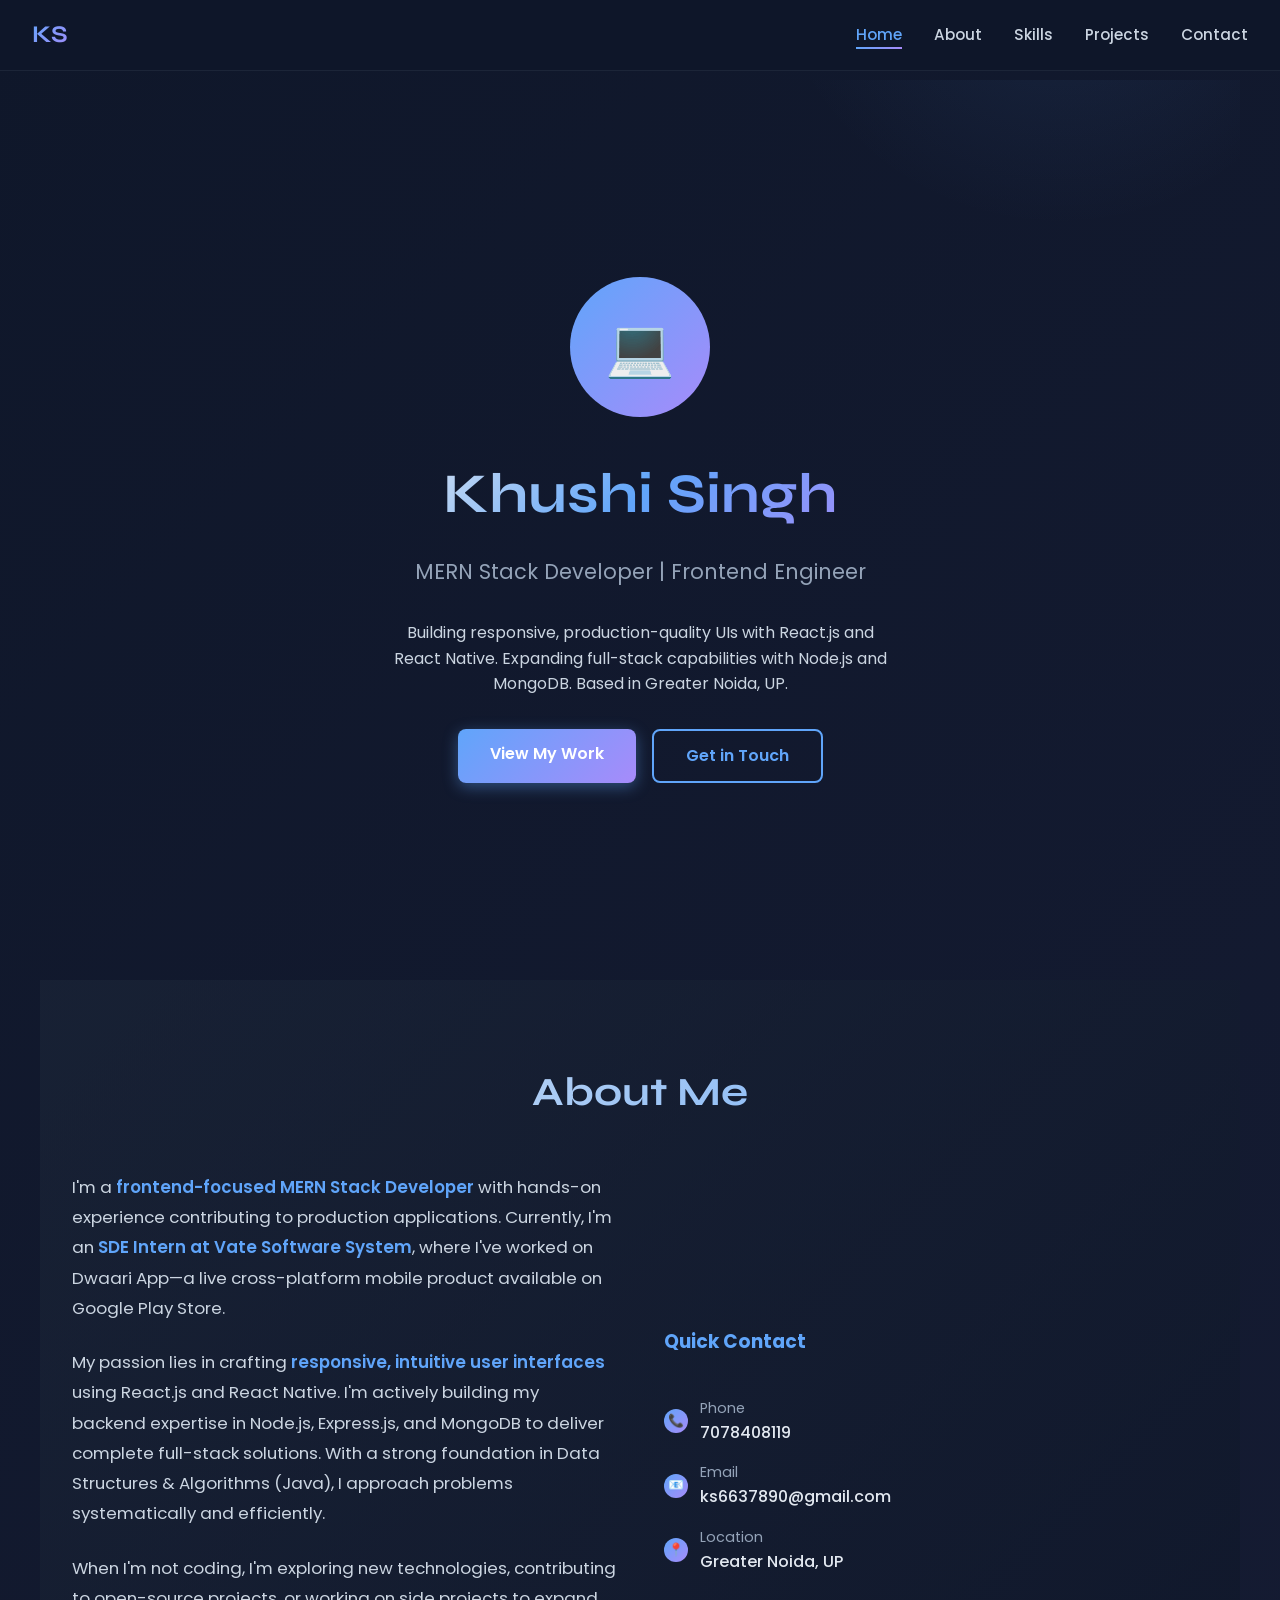
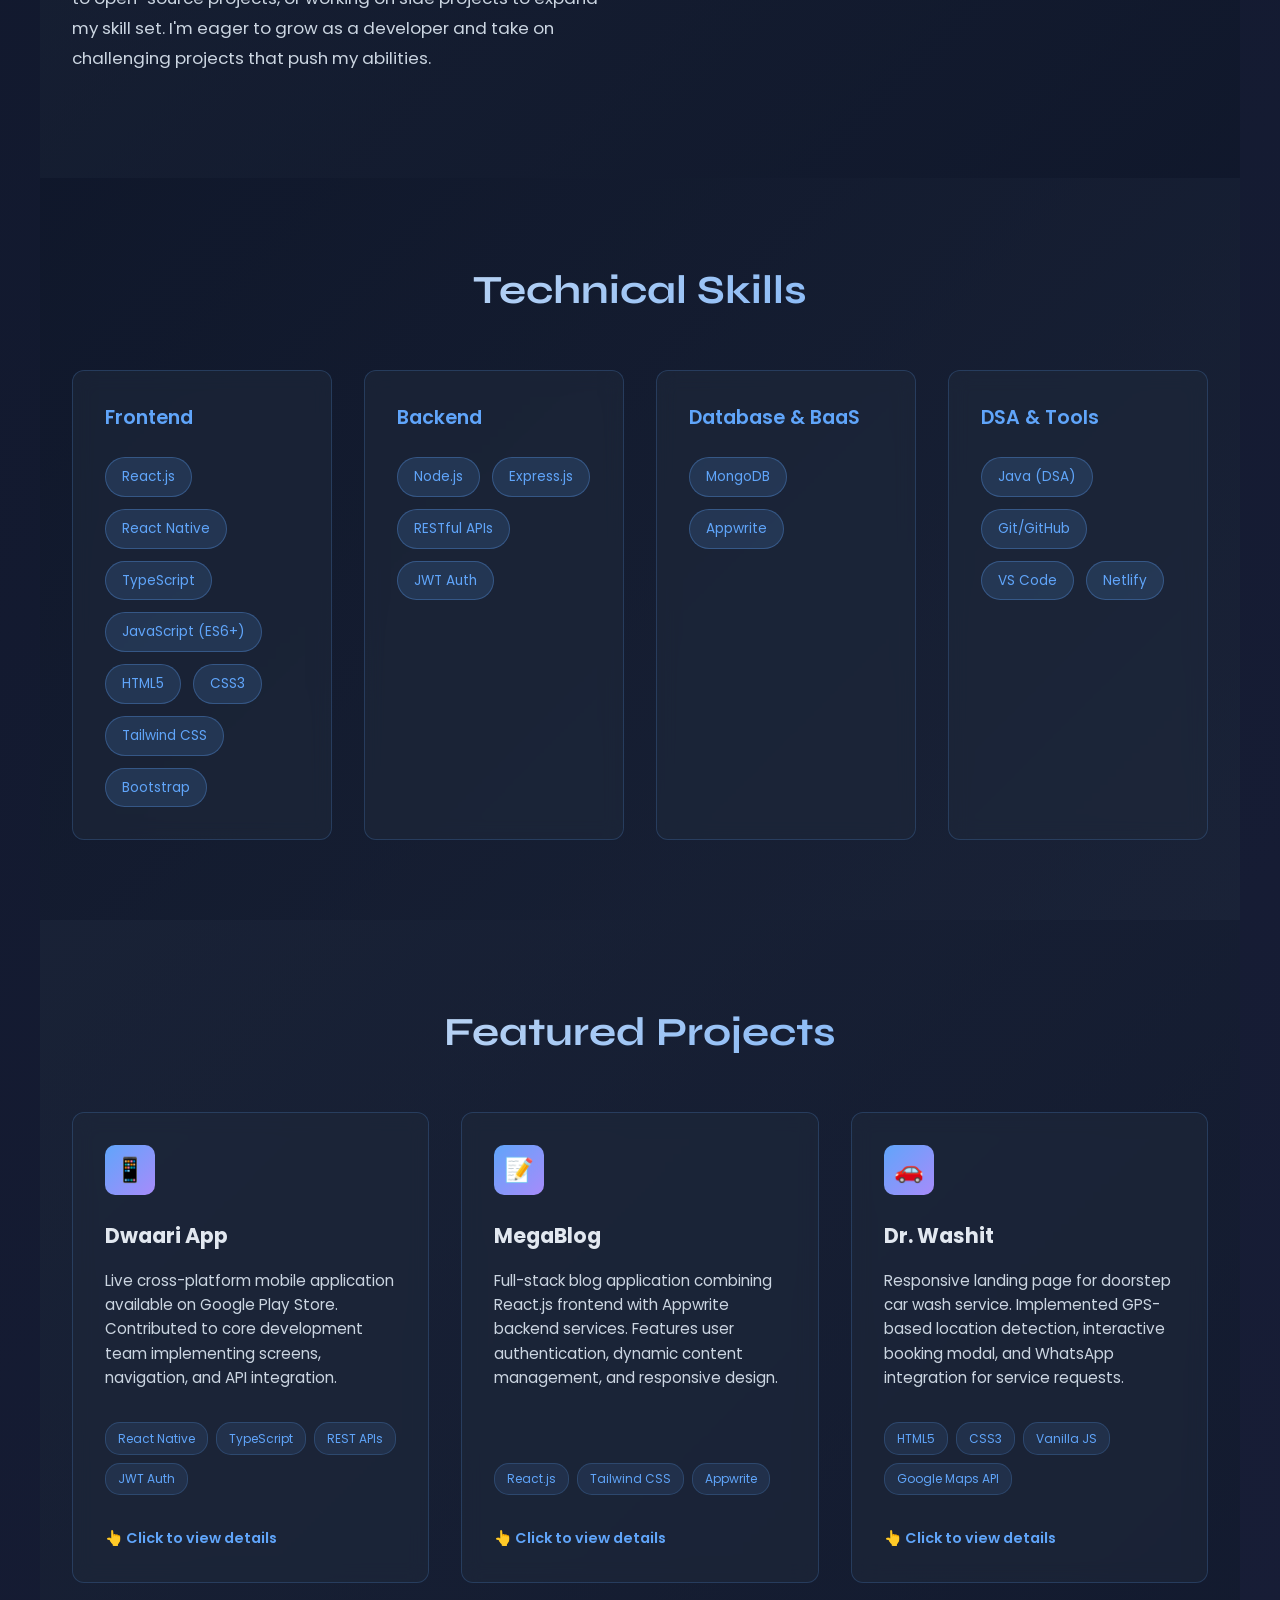
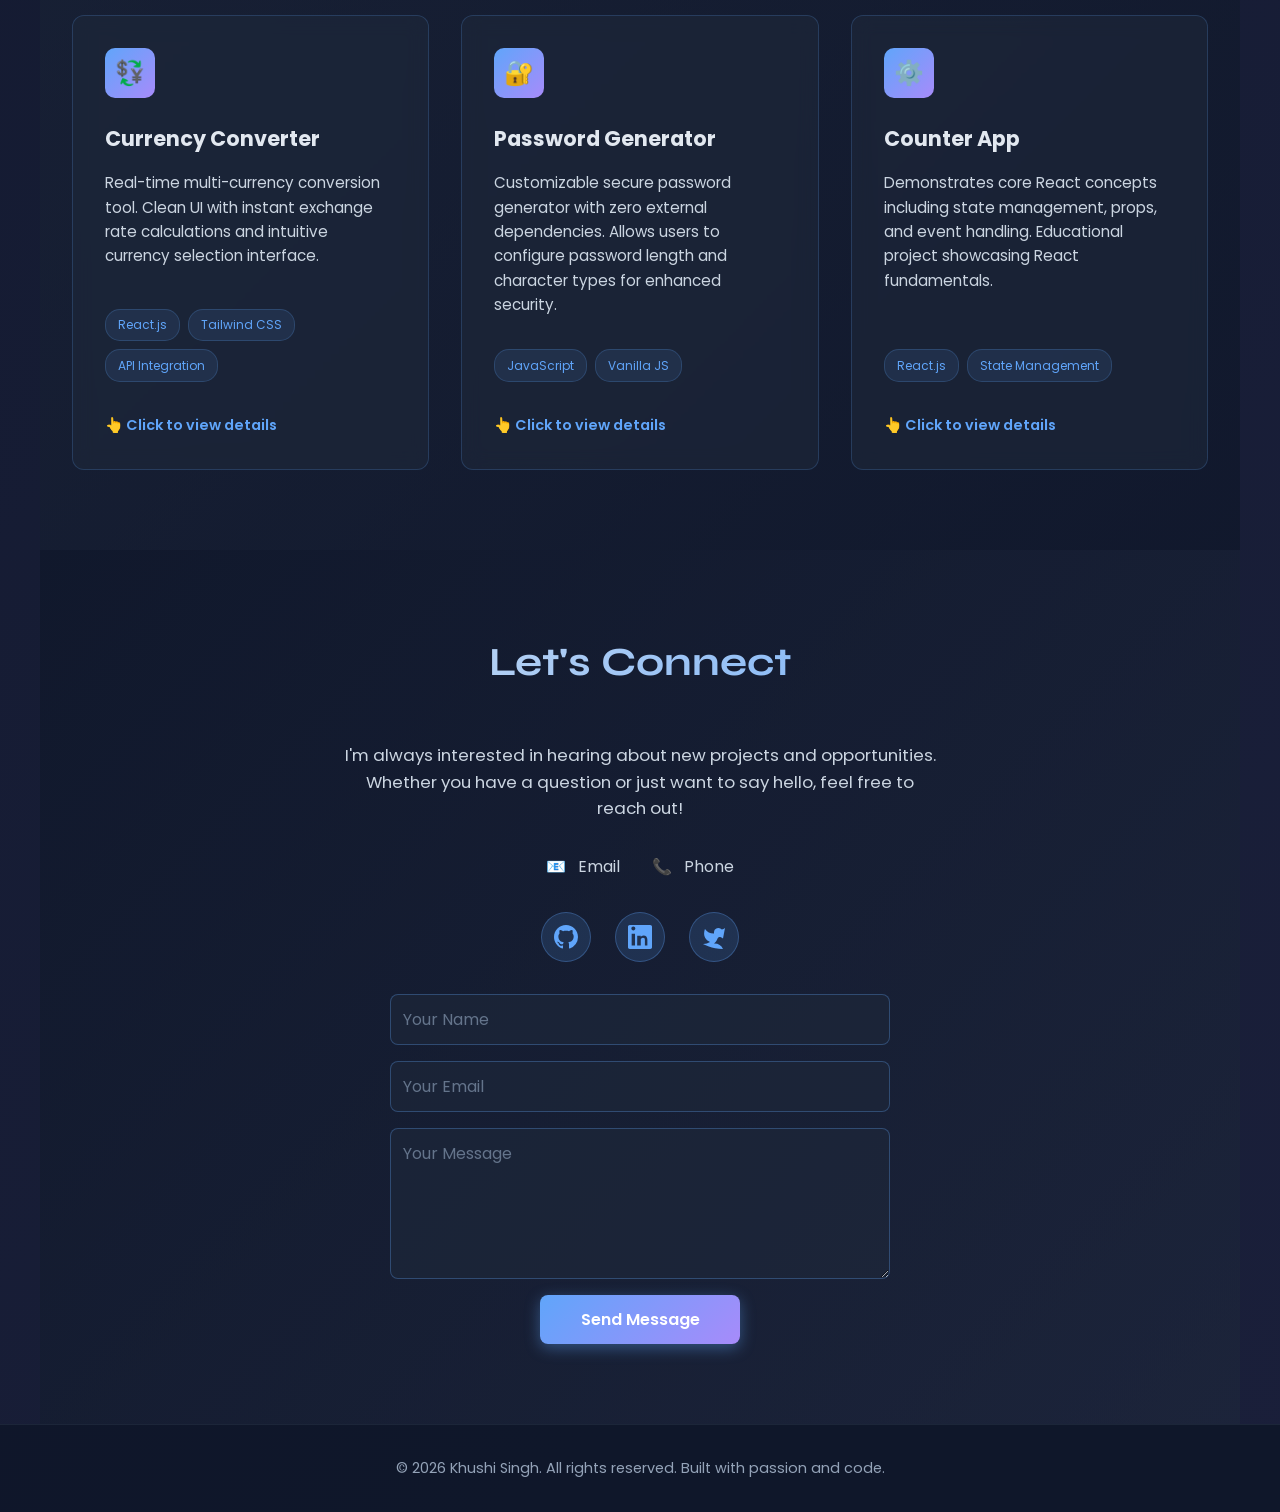
<file: webDev-l2-portfolio/index.html>
<!DOCTYPE html>
<html lang="en">
<head>
    <meta charset="UTF-8">
    <meta name="viewport" content="width=device-width, initial-scale=1.0">
    <title>Khushi Singh - MERN Stack Developer</title>
    <link href="https://fonts.googleapis.com/css2?family=Poppins:wght@300;400;600;700&family=Syne:wght@700&display=swap" rel="stylesheet">
    <style>
        * {
            margin: 0;
            padding: 0;
            box-sizing: border-box;
        }

        html {
            scroll-behavior: smooth;
        }

        body {
            font-family: 'Poppins', sans-serif;
            background: linear-gradient(135deg, #0f172a 0%, #1a1f3a 100%);
            color: #e2e8f0;
            line-height: 1.6;
            overflow-x: hidden;
        }

        /* Navigation */
        nav {
            position: fixed;
            top: 0;
            width: 100%;
            background: rgba(15, 23, 42, 0.95);
            backdrop-filter: blur(10px);
            padding: 1rem 2rem;
            display: flex;
            justify-content: space-between;
            align-items: center;
            z-index: 1000;
            border-bottom: 1px solid rgba(148, 163, 184, 0.1);
        }

        .logo {
            font-family: 'Syne', sans-serif;
            font-size: 1.5rem;
            font-weight: 700;
            background: linear-gradient(135deg, #60a5fa, #a78bfa);
            -webkit-background-clip: text;
            -webkit-text-fill-color: transparent;
            background-clip: text;
        }

        nav ul {
            display: flex;
            list-style: none;
            gap: 2rem;
        }

        nav a {
            color: #cbd5e1;
            text-decoration: none;
            font-size: 0.95rem;
            font-weight: 500;
            transition: color 0.3s ease;
            position: relative;
        }

        nav a:hover,
        nav a.active {
            color: #60a5fa;
        }

        nav a::after {
            content: '';
            position: absolute;
            bottom: -4px;
            left: 0;
            width: 0;
            height: 2px;
            background: linear-gradient(90deg, #60a5fa, #a78bfa);
            transition: width 0.3s ease;
        }

        nav a:hover::after,
        nav a.active::after {
            width: 100%;
        }

        /* Hero Section */
        .hero {
            margin-top: 80px;
            min-height: 100vh;
            display: flex;
            align-items: center;
            justify-content: center;
            text-align: center;
            padding: 2rem;
            position: relative;
            overflow: hidden;
        }

        .hero::before {
            content: '';
            position: absolute;
            top: -50%;
            right: -10%;
            width: 600px;
            height: 600px;
            background: radial-gradient(circle, rgba(96, 165, 250, 0.1) 0%, transparent 70%);
            border-radius: 50%;
            animation: float 6s ease-in-out infinite;
        }

        @keyframes float {
            0%, 100% { transform: translateY(0px); }
            50% { transform: translateY(30px); }
        }

        .hero-content {
            position: relative;
            z-index: 10;
            max-width: 800px;
        }

        .avatar {
            width: 140px;
            height: 140px;
            margin: 0 auto 2rem;
            background: linear-gradient(135deg, #60a5fa, #a78bfa);
            border-radius: 50%;
            display: flex;
            align-items: center;
            justify-content: center;
            font-size: 3.5rem;
            animation: slideInDown 0.8s ease;
        }

        @keyframes slideInDown {
            from {
                opacity: 0;
                transform: translateY(-30px);
            }
            to {
                opacity: 1;
                transform: translateY(0);
            }
        }

        h1 {
            font-family: 'Syne', sans-serif;
            font-size: 3.5rem;
            font-weight: 700;
            margin-bottom: 1rem;
            background: linear-gradient(135deg, #e2e8f0 0%, #60a5fa 50%, #a78bfa 100%);
            -webkit-background-clip: text;
            -webkit-text-fill-color: transparent;
            background-clip: text;
            animation: slideInUp 0.8s ease 0.1s both;
        }

        @keyframes slideInUp {
            from {
                opacity: 0;
                transform: translateY(30px);
            }
            to {
                opacity: 1;
                transform: translateY(0);
            }
        }

        .subtitle {
            font-size: 1.3rem;
            color: #94a3b8;
            margin-bottom: 2rem;
            animation: slideInUp 0.8s ease 0.2s both;
        }

        .hero-desc {
            font-size: 1rem;
            color: #cbd5e1;
            max-width: 500px;
            margin: 0 auto 2rem;
            animation: slideInUp 0.8s ease 0.3s both;
        }

        .cta-buttons {
            display: flex;
            gap: 1rem;
            justify-content: center;
            flex-wrap: wrap;
            animation: slideInUp 0.8s ease 0.4s both;
        }

        .btn {
            padding: 0.75rem 2rem;
            border: none;
            border-radius: 8px;
            font-size: 1rem;
            font-weight: 600;
            cursor: pointer;
            transition: all 0.3s ease;
            font-family: 'Poppins', sans-serif;
            text-decoration: none;
            display: inline-block;
        }

        .btn-primary {
            background: linear-gradient(135deg, #60a5fa, #a78bfa);
            color: white;
            box-shadow: 0 4px 15px rgba(96, 165, 250, 0.4);
        }

        .btn-primary:hover {
            transform: translateY(-2px);
            box-shadow: 0 8px 25px rgba(96, 165, 250, 0.6);
        }

        .btn-secondary {
            background: transparent;
            color: #60a5fa;
            border: 2px solid #60a5fa;
        }

        .btn-secondary:hover {
            background: rgba(96, 165, 250, 0.1);
            transform: translateY(-2px);
        }

        /* Sections */
        section {
            padding: 5rem 2rem;
            max-width: 1200px;
            margin: 0 auto;
        }

        section h2 {
            font-family: 'Syne', sans-serif;
            font-size: 2.5rem;
            margin-bottom: 3rem;
            background: linear-gradient(135deg, #e2e8f0 0%, #60a5fa 100%);
            -webkit-background-clip: text;
            -webkit-text-fill-color: transparent;
            background-clip: text;
            text-align: center;
        }

        /* About Section */
        #about {
            background: linear-gradient(135deg, rgba(30, 41, 59, 0.5) 0%, rgba(15, 23, 42, 0.8) 100%);
        }

        .about-content {
            display: grid;
            grid-template-columns: 1fr 1fr;
            gap: 3rem;
            align-items: center;
        }

        .about-text p {
            font-size: 1.05rem;
            color: #cbd5e1;
            margin-bottom: 1.5rem;
            line-height: 1.8;
        }

        .highlight {
            color: #60a5fa;
            font-weight: 600;
        }

        .contact-info {
            display: flex;
            flex-direction: column;
            gap: 1rem;
            margin-top: 2rem;
        }

        .info-item {
            display: flex;
            align-items: center;
            gap: 0.75rem;
            color: #cbd5e1;
        }

        .info-icon {
            width: 24px;
            height: 24px;
            background: linear-gradient(135deg, #60a5fa, #a78bfa);
            border-radius: 50%;
            display: flex;
            align-items: center;
            justify-content: center;
            font-size: 0.8rem;
            color: white;
        }

        /* Skills Section */
        #skills {
            background: linear-gradient(135deg, rgba(15, 23, 42, 0.8) 0%, rgba(30, 41, 59, 0.5) 100%);
        }

        .skills-grid {
            display: grid;
            grid-template-columns: repeat(auto-fit, minmax(200px, 1fr));
            gap: 2rem;
        }

        .skill-category {
            background: rgba(30, 41, 59, 0.6);
            padding: 2rem;
            border-radius: 12px;
            border: 1px solid rgba(96, 165, 250, 0.2);
            backdrop-filter: blur(10px);
            transition: all 0.3s ease;
        }

        .skill-category:hover {
            background: rgba(30, 41, 59, 0.9);
            border-color: rgba(96, 165, 250, 0.5);
            transform: translateY(-5px);
        }

        .skill-category h3 {
            color: #60a5fa;
            font-size: 1.2rem;
            margin-bottom: 1.5rem;
            font-weight: 600;
            cursor: pointer;
            transition: color 0.3s ease;
        }

        .skill-category h3:hover {
            color: #a78bfa;
        }

        .skills-list {
            display: flex;
            flex-wrap: wrap;
            gap: 0.75rem;
        }

        .skill-tag {
            background: rgba(96, 165, 250, 0.15);
            color: #60a5fa;
            padding: 0.5rem 1rem;
            border-radius: 20px;
            font-size: 0.85rem;
            border: 1px solid rgba(96, 165, 250, 0.3);
            transition: all 0.3s ease;
        }

        .skill-tag:hover {
            background: rgba(96, 165, 250, 0.3);
            border-color: rgba(96, 165, 250, 0.6);
        }

        /* Projects Section */
        #projects {
            background: linear-gradient(135deg, rgba(30, 41, 59, 0.5) 0%, rgba(15, 23, 42, 0.8) 100%);
        }

        .projects-grid {
            display: grid;
            grid-template-columns: repeat(auto-fit, minmax(300px, 1fr));
            gap: 2rem;
        }

        .project-card {
            background: rgba(30, 41, 59, 0.6);
            border: 1px solid rgba(96, 165, 250, 0.2);
            border-radius: 12px;
            padding: 2rem;
            backdrop-filter: blur(10px);
            transition: all 0.3s ease;
            display: flex;
            flex-direction: column;
            gap: 1rem;
            cursor: pointer;
        }

        .project-card:hover {
            background: rgba(30, 41, 59, 0.9);
            border-color: rgba(96, 165, 250, 0.5);
            transform: translateY(-8px);
            box-shadow: 0 20px 40px rgba(96, 165, 250, 0.2);
        }

        .project-icon {
            width: 50px;
            height: 50px;
            background: linear-gradient(135deg, #60a5fa, #a78bfa);
            border-radius: 10px;
            display: flex;
            align-items: center;
            justify-content: center;
            font-size: 1.5rem;
        }

        .project-card h3 {
            color: #e2e8f0;
            font-size: 1.3rem;
            margin-top: 0.5rem;
        }

        .project-desc {
            color: #cbd5e1;
            font-size: 0.95rem;
            flex-grow: 1;
        }

        .project-tech {
            display: flex;
            flex-wrap: wrap;
            gap: 0.5rem;
            margin-top: 1rem;
        }

        .tech-badge {
            background: rgba(96, 165, 250, 0.1);
            color: #60a5fa;
            padding: 0.35rem 0.75rem;
            border-radius: 15px;
            font-size: 0.75rem;
            border: 1px solid rgba(96, 165, 250, 0.2);
        }

        .project-links {
            display: flex;
            gap: 1rem;
            margin-top: 1rem;
        }

        .project-link {
            color: #60a5fa;
            text-decoration: none;
            font-size: 0.9rem;
            font-weight: 600;
            padding: 0.5rem 0;
            border-bottom: 2px solid transparent;
            transition: border-color 0.3s ease;
        }

        .project-link:hover {
            border-bottom-color: #60a5fa;
        }

        /* Contact Section */
        #contact {
            background: linear-gradient(135deg, rgba(15, 23, 42, 0.8) 0%, rgba(30, 41, 59, 0.5) 100%);
            text-align: center;
        }

        .contact-container {
            max-width: 600px;
            margin: 0 auto;
        }

        .contact-container p {
            font-size: 1.05rem;
            color: #cbd5e1;
            margin-bottom: 2rem;
        }

        .contact-methods {
            display: flex;
            justify-content: center;
            gap: 2rem;
            flex-wrap: wrap;
            margin-bottom: 2rem;
        }

        .contact-method {
            display: flex;
            align-items: center;
            gap: 0.75rem;
            color: #cbd5e1;
            text-decoration: none;
            transition: color 0.3s ease;
        }

        .contact-method:hover {
            color: #60a5fa;
        }

        .social-links {
            display: flex;
            justify-content: center;
            gap: 1.5rem;
            margin-top: 2rem;
        }

        .social-icon {
            width: 50px;
            height: 50px;
            background: rgba(96, 165, 250, 0.15);
            border: 1px solid rgba(96, 165, 250, 0.3);
            border-radius: 50%;
            display: flex;
            align-items: center;
            justify-content: center;
            color: #60a5fa;
            text-decoration: none;
            font-size: 1.3rem;
            transition: all 0.3s ease;
        }

        .social-icon:hover {
            background: rgba(96, 165, 250, 0.3);
            transform: translateY(-3px);
        }

        /* Form Styles */
        form input,
        form textarea {
            padding: 0.75rem !important;
            border: 1px solid rgba(96, 165, 250, 0.3) !important;
            background: rgba(30, 41, 59, 0.6) !important;
            color: #e2e8f0 !important;
            border-radius: 8px !important;
            font-family: 'Poppins', sans-serif !important;
            font-size: 1rem !important;
            transition: all 0.3s ease !important;
        }

        form input::placeholder,
        form textarea::placeholder {
            color: #64748b !important;
        }

        form input:focus,
        form textarea:focus {
            outline: none !important;
            border-color: rgba(96, 165, 250, 0.6) !important;
            box-shadow: 0 0 0 3px rgba(96, 165, 250, 0.1) !important;
            background: rgba(30, 41, 59, 0.8) !important;
        }

        form button {
            font-size: 1rem !important;
        }

        #formMessage {
            padding: 1rem !important;
            border-radius: 8px !important;
            text-align: center !important;
            font-weight: 600 !important;
        }

        /* Footer */
        footer {
            text-align: center;
            padding: 2rem;
            background: rgba(15, 23, 42, 0.95);
            border-top: 1px solid rgba(148, 163, 184, 0.1);
            color: #94a3b8;
            font-size: 0.9rem;
        }

        /* Responsive */
        @media (max-width: 768px) {
            nav {
                padding: 1rem;
            }

            nav ul {
                gap: 1rem;
                font-size: 0.85rem;
            }

            h1 {
                font-size: 2.2rem;
            }

            .subtitle {
                font-size: 1.1rem;
            }

            .hero {
                margin-top: 70px;
                min-height: calc(100vh - 70px);
            }

            section {
                padding: 3rem 1.5rem;
            }

            section h2 {
                font-size: 2rem;
            }

            .about-content {
                grid-template-columns: 1fr;
            }

            .cta-buttons {
                flex-direction: column;
                align-items: center;
            }

            .btn {
                width: 100%;
                max-width: 300px;
            }

            .skills-grid {
                grid-template-columns: repeat(auto-fit, minmax(150px, 1fr));
                gap: 1rem;
            }

            .projects-grid {
                grid-template-columns: 1fr;
            }
        }

        /* Scrollbar */
        ::-webkit-scrollbar {
            width: 10px;
        }

        ::-webkit-scrollbar-track {
            background: rgba(15, 23, 42, 0.8);
        }

        ::-webkit-scrollbar-thumb {
            background: linear-gradient(135deg, #60a5fa, #a78bfa);
            border-radius: 5px;
        }

        ::-webkit-scrollbar-thumb:hover {
            background: linear-gradient(135deg, #a78bfa, #60a5fa);
        }
    </style>
</head>
<body>
    <!-- Navigation -->
    <nav>
        <div class="logo">KS</div>
        <ul>
            <li><a href="#home" class="nav-link active">Home</a></li>
            <li><a href="#about" class="nav-link">About</a></li>
            <li><a href="#skills" class="nav-link">Skills</a></li>
            <li><a href="#projects" class="nav-link">Projects</a></li>
            <li><a href="#contact" class="nav-link">Contact</a></li>
        </ul>
    </nav>

    <!-- Hero Section -->
    <section id="home" class="hero">
        <div class="hero-content">
            <div class="avatar">💻</div>
            <h1>Khushi Singh</h1>
            <p class="subtitle">MERN Stack Developer | Frontend Engineer</p>
            <p class="hero-desc">Building responsive, production-quality UIs with React.js and React Native. Expanding full-stack capabilities with Node.js and MongoDB. Based in Greater Noida, UP.</p>
            <div class="cta-buttons">
                <a href="#projects" class="btn btn-primary">View My Work</a>
                <a href="#contact" class="btn btn-secondary">Get in Touch</a>
            </div>
        </div>
    </section>

    <!-- About Section -->
    <section id="about">
        <h2>About Me</h2>
        <div class="about-content">
            <div class="about-text">
                <p>I'm a <span class="highlight">frontend-focused MERN Stack Developer</span> with hands-on experience contributing to production applications. Currently, I'm an <span class="highlight">SDE Intern at Vate Software System</span>, where I've worked on Dwaari App—a live cross-platform mobile product available on Google Play Store.</p>
                <p>My passion lies in crafting <span class="highlight">responsive, intuitive user interfaces</span> using React.js and React Native. I'm actively building my backend expertise in Node.js, Express.js, and MongoDB to deliver complete full-stack solutions. With a strong foundation in Data Structures & Algorithms (Java), I approach problems systematically and efficiently.</p>
                <p>When I'm not coding, I'm exploring new technologies, contributing to open-source projects, or working on side projects to expand my skill set. I'm eager to grow as a developer and take on challenging projects that push my abilities.</p>
            </div>
            <div class="contact-info">
                <h3 style="color: #60a5fa; margin-bottom: 1.5rem;">Quick Contact</h3>
                <div class="info-item">
                    <div class="info-icon">📞</div>
                    <div>
                        <p style="font-size: 0.9rem; color: #94a3b8;">Phone</p>
                        <a href="tel:7078408119" style="color: #e2e8f0; text-decoration: none; font-weight: 500;">7078408119</a>
                    </div>
                </div>
                <div class="info-item">
                    <div class="info-icon">📧</div>
                    <div>
                        <p style="font-size: 0.9rem; color: #94a3b8;">Email</p>
                        <a href="mailto:ks6637890@gmail.com" style="color: #e2e8f0; text-decoration: none; font-weight: 500;">ks6637890@gmail.com</a>
                    </div>
                </div>
                <div class="info-item">
                    <div class="info-icon">📍</div>
                    <div>
                        <p style="font-size: 0.9rem; color: #94a3b8;">Location</p>
                        <p style="color: #e2e8f0; font-weight: 500;">Greater Noida, UP</p>
                    </div>
                </div>
            </div>
        </div>
    </section>

    <!-- Skills Section -->
    <section id="skills">
        <h2>Technical Skills</h2>
        <div class="skills-grid">
            <div class="skill-category">
                <h3>Frontend</h3>
                <div class="skills-list">
                    <span class="skill-tag">React.js</span>
                    <span class="skill-tag">React Native</span>
                    <span class="skill-tag">TypeScript</span>
                    <span class="skill-tag">JavaScript (ES6+)</span>
                    <span class="skill-tag">HTML5</span>
                    <span class="skill-tag">CSS3</span>
                    <span class="skill-tag">Tailwind CSS</span>
                    <span class="skill-tag">Bootstrap</span>
                </div>
            </div>
            <div class="skill-category">
                <h3>Backend</h3>
                <div class="skills-list">
                    <span class="skill-tag">Node.js</span>
                    <span class="skill-tag">Express.js</span>
                    <span class="skill-tag">RESTful APIs</span>
                    <span class="skill-tag">JWT Auth</span>
                </div>
            </div>
            <div class="skill-category">
                <h3>Database & BaaS</h3>
                <div class="skills-list">
                    <span class="skill-tag">MongoDB</span>
                    <span class="skill-tag">Appwrite</span>
                </div>
            </div>
            <div class="skill-category">
                <h3>DSA & Tools</h3>
                <div class="skills-list">
                    <span class="skill-tag">Java (DSA)</span>
                    <span class="skill-tag">Git/GitHub</span>
                    <span class="skill-tag">VS Code</span>
                    <span class="skill-tag">Netlify</span>
                </div>
            </div>
        </div>
    </section>

    <!-- Projects Section -->
    <section id="projects">
        <h2>Featured Projects</h2>
        <div class="projects-grid">
            <div class="project-card">
                <div class="project-icon">📱</div>
                <h3>Dwaari App</h3>
                <p class="project-desc">Live cross-platform mobile application available on Google Play Store. Contributed to core development team implementing screens, navigation, and API integration.</p>
                <div class="project-tech">
                    <span class="tech-badge">React Native</span>
                    <span class="tech-badge">TypeScript</span>
                    <span class="tech-badge">REST APIs</span>
                    <span class="tech-badge">JWT Auth</span>
                </div>
                <p style="color: #60a5fa; font-size: 0.9rem; margin-top: 1rem; font-weight: 600;">👆 Click to view details</p>
            </div>

            <div class="project-card">
                <div class="project-icon">📝</div>
                <h3>MegaBlog</h3>
                <p class="project-desc">Full-stack blog application combining React.js frontend with Appwrite backend services. Features user authentication, dynamic content management, and responsive design.</p>
                <div class="project-tech">
                    <span class="tech-badge">React.js</span>
                    <span class="tech-badge">Tailwind CSS</span>
                    <span class="tech-badge">Appwrite</span>
                </div>
                <p style="color: #60a5fa; font-size: 0.9rem; margin-top: 1rem; font-weight: 600;">👆 Click to view details</p>
            </div>

            <div class="project-card">
                <div class="project-icon">🚗</div>
                <h3>Dr. Washit</h3>
                <p class="project-desc">Responsive landing page for doorstep car wash service. Implemented GPS-based location detection, interactive booking modal, and WhatsApp integration for service requests.</p>
                <div class="project-tech">
                    <span class="tech-badge">HTML5</span>
                    <span class="tech-badge">CSS3</span>
                    <span class="tech-badge">Vanilla JS</span>
                    <span class="tech-badge">Google Maps API</span>
                </div>
                <p style="color: #60a5fa; font-size: 0.9rem; margin-top: 1rem; font-weight: 600;">👆 Click to view details</p>
            </div>

            <div class="project-card">
                <div class="project-icon">💱</div>
                <h3>Currency Converter</h3>
                <p class="project-desc">Real-time multi-currency conversion tool. Clean UI with instant exchange rate calculations and intuitive currency selection interface.</p>
                <div class="project-tech">
                    <span class="tech-badge">React.js</span>
                    <span class="tech-badge">Tailwind CSS</span>
                    <span class="tech-badge">API Integration</span>
                </div>
                <p style="color: #60a5fa; font-size: 0.9rem; margin-top: 1rem; font-weight: 600;">👆 Click to view details</p>
            </div>

            <div class="project-card">
                <div class="project-icon">🔐</div>
                <h3>Password Generator</h3>
                <p class="project-desc">Customizable secure password generator with zero external dependencies. Allows users to configure password length and character types for enhanced security.</p>
                <div class="project-tech">
                    <span class="tech-badge">JavaScript</span>
                    <span class="tech-badge">Vanilla JS</span>
                </div>
                <p style="color: #60a5fa; font-size: 0.9rem; margin-top: 1rem; font-weight: 600;">👆 Click to view details</p>
            </div>

            <div class="project-card">
                <div class="project-icon">⚙️</div>
                <h3>Counter App</h3>
                <p class="project-desc">Demonstrates core React concepts including state management, props, and event handling. Educational project showcasing React fundamentals.</p>
                <div class="project-tech">
                    <span class="tech-badge">React.js</span>
                    <span class="tech-badge">State Management</span>
                </div>
                <p style="color: #60a5fa; font-size: 0.9rem; margin-top: 1rem; font-weight: 600;">👆 Click to view details</p>
            </div>
        </div>
    </section>

    <!-- Contact Section -->
    <section id="contact">
        <h2>Let's Connect</h2>
        <div class="contact-container">
            <p>I'm always interested in hearing about new projects and opportunities. Whether you have a question or just want to say hello, feel free to reach out!</p>
            
            <div class="contact-methods">
                <a href="mailto:ks6637890@gmail.com" class="contact-method">
                    <span>📧</span>
                    <span>Email</span>
                </a>
                <a href="tel:7078408119" class="contact-method">
                    <span>📞</span>
                    <span>Phone</span>
                </a>
            </div>

            <div class="social-links">
                <a href="https://github.com/khushi-singh" class="social-icon" title="GitHub" target="_blank" rel="noopener noreferrer">
                    <svg width="24" height="24" viewBox="0 0 24 24" fill="currentColor">
                        <path d="M12 0C5.37 0 0 5.37 0 12c0 5.31 3.435 9.795 8.205 11.385.6.105.825-.255.825-.57 0-.285-.015-1.23-.015-2.235-3.015.555-3.795-.735-4.035-1.41-.135-.345-.72-1.41-1.23-1.695-.42-.225-1.02-.78-.015-.795.945-.015 1.62.87 1.845 1.23 1.08 1.815 2.805 1.305 3.495.99.105-.78.42-1.305.765-1.605-2.67-.3-5.46-1.335-5.46-5.925 0-1.305.465-2.385 1.23-3.225-.12-.3-.54-1.53.12-3.18 0 0 1.005-.315 3.3 1.23.96-.27 1.98-.405 3-.405s2.04.135 3 0.405c2.295-1.56 3.3-1.23 3.3-1.23.66 1.65.24 2.88.12 3.18.765.84 1.23 1.905 1.23 3.225 0 4.605-2.805 5.625-5.475 5.925.435.375.81 1.095.81 2.22 0 1.605-.015 2.895-.015 3.3 0 .315.225.69.825.57A12.002 12.002 0 0024 12c0-6.63-5.37-12-12-12z"/>
                    </svg>
                </a>
                <a href="https://linkedin.com/in/khushi-singh" class="social-icon" title="LinkedIn" target="_blank" rel="noopener noreferrer">
                    <svg width="24" height="24" viewBox="0 0 24 24" fill="currentColor">
                        <path d="M20.447 20.452h-3.554v-5.569c0-1.328-.475-2.236-1.986-2.236-1.081 0-1.722.731-2.004 1.438-.103.249-.129.597-.129.946v5.421h-3.554s.05-8.807 0-9.726h3.554v1.375c.427-.659 1.191-1.598 2.895-1.598 2.117 0 3.704 1.385 3.704 4.362v5.587zM5.337 5.432c-1.142 0-1.993-.857-1.993-1.925S4.195 1.582 5.337 1.582s1.993.859 1.993 1.925c0 1.068-.851 1.925-1.993 1.925zm1.676 15.02H3.66V8.726h3.353v11.726zM22.224 0H1.771C.792 0 0 .774 0 1.729v20.542C0 23.227.792 24 1.771 24h20.451C23.2 24 24 23.227 24 22.271V1.729C24 .774 23.2 0 22.224 0z"/>
                    </svg>
                </a>
                <a href="https://twitter.com/khushi_singh" class="social-icon" title="Twitter" target="_blank" rel="noopener noreferrer">
                    <svg width="24" height="24" viewBox="0 0 24 24" fill="currentColor">
                        <path d="M23 3a10.9 10.9 0 01-3.14 1.53 4.48 4.48 0 00-7.86 3v1A10.66 10.66 0 013 4s-4 9 5 13a11.64 11.64 0 01-7 2s9 5 20 5a9.5 9.5 0 00-9-5.5c4.75-2.63 2.07-9.42 9-5z"/>
                    </svg>
                </a>
            </div>
        </div>
    </section>

    <!-- Footer -->
    <footer>
        <p>&copy; 2026 Khushi Singh. All rights reserved. Built with passion and code.</p>
    </footer>

    <script>
        // Project Data
        const projectsData = [
            {
                id: 1,
                title: 'Dwaari App',
                icon: '📱',
                description: 'Live cross-platform mobile application available on Google Play Store. Contributed to core development team implementing screens, navigation, and API integration.',
                fullDescription: 'Dwaari App is a production-ready mobile application that I worked on as an SDE Intern. The app includes features like NFC card read/write, QR code scanning, and SMS-based message parsing. I implemented screens and navigation using React Native CLI and TypeScript, integrated JWT authentication for secure sessions, and worked with senior developers to ensure code quality.',
                tags: ['React Native', 'TypeScript', 'REST APIs', 'JWT Auth'],
                github: 'https://github.com/khushi-singh/dwaari-app',
                demo: 'https://play.google.com/store/apps/details?id=com.dwaariapp',
                tech: 'React Native CLI, TypeScript, RESTful APIs, JWT Authentication'
            },
            {
                id: 2,
                title: 'MegaBlog',
                icon: '📝',
                description: 'Full-stack blog application combining React.js frontend with Appwrite backend services. Features user authentication, dynamic content management, and responsive design.',
                fullDescription: 'MegaBlog is a complete full-stack blog platform. Users can create, edit, and delete blog posts with rich text support. The application features user authentication, database operations through Appwrite BaaS, file storage for images, and a responsive component-driven UI built with Tailwind CSS.',
                tags: ['React.js', 'Tailwind CSS', 'Appwrite'],
                github: 'https://github.com/khushi-singh/megablog',
                demo: 'https://megablog-khushi.netlify.app',
                tech: 'React.js, Tailwind CSS, Appwrite (BaaS), JavaScript'
            },
            {
                id: 3,
                title: 'Dr. Washit',
                icon: '🚗',
                description: 'Responsive landing page for doorstep car wash service. Implemented GPS-based location detection, interactive booking modal, and WhatsApp integration.',
                fullDescription: 'Dr. Washit is a professional landing page for a car detailing business. It features live GPS-based location detection to auto-fill customer addresses, an interactive booking modal with dynamic service package selection, WhatsApp integration for instant request routing, Google Maps embedded for studio location, and fully responsive design with mobile-first approach.',
                tags: ['HTML5', 'CSS3', 'Vanilla JS', 'Google Maps API'],
                github: 'https://github.com/khushi-singh/dr-washit',
                demo: 'https://dr-washit.netlify.app',
                tech: 'HTML5, CSS3, JavaScript (Vanilla), Google Maps API'
            },
            {
                id: 4,
                title: 'Currency Converter',
                icon: '💱',
                description: 'Real-time multi-currency conversion tool. Clean UI with instant exchange rate calculations and intuitive currency selection interface.',
                fullDescription: 'A sleek currency converter tool built with React that allows users to convert between multiple currencies in real-time. Features include instant conversion calculations, easy-to-use currency selection dropdowns, and a clean, centered UI with clear labeling.',
                tags: ['React.js', 'Tailwind CSS', 'API Integration'],
                github: 'https://github.com/khushi-singh/currency-converter',
                demo: 'https://currency-converter-khushi.netlify.app',
                tech: 'React.js, Tailwind CSS, Currency API'
            },
            {
                id: 5,
                title: 'Password Generator',
                icon: '🔐',
                description: 'Customizable secure password generator with zero external dependencies. Configure password length and character types for enhanced security.',
                fullDescription: 'A powerful password generator built with pure JavaScript. Users can customize password length and select which character types to include (uppercase, lowercase, numbers, symbols). Features a copy-to-clipboard button and generates cryptographically secure passwords with zero external dependencies.',
                tags: ['JavaScript', 'Vanilla JS'],
                github: 'https://github.com/khushi-singh/password-generator',
                demo: 'https://password-generator-khushi.netlify.app',
                tech: 'Vanilla JavaScript, Zero Dependencies'
            },
            {
                id: 6,
                title: 'Counter App',
                icon: '⚙️',
                description: 'Demonstrates core React concepts including state management, props, and event handling. Educational project showcasing React fundamentals.',
                fullDescription: 'A educational React project that showcases fundamental React concepts including component state using useState, props passing between components, and event handling. Perfect for learning React basics with increment, decrement, and reset functionality.',
                tags: ['React.js', 'State Management'],
                github: 'https://github.com/khushi-singh/counter-app',
                demo: 'https://counter-app-khushi.netlify.app',
                tech: 'React.js, JavaScript ES6+'
            }
        ];

        // Modal functionality
        function openProjectModal(projectId) {
            const project = projectsData.find(p => p.id === projectId);
            if (!project) return;

            const modal = document.createElement('div');
            modal.className = 'modal active';
            modal.innerHTML = `
                <div class="modal-content">
                    <button class="modal-close" onclick="this.closest('.modal').remove()">×</button>
                    <div class="modal-header">
                        <div class="modal-icon">${project.icon}</div>
                        <h2>${project.title}</h2>
                    </div>
                    <p class="modal-description">${project.fullDescription}</p>
                    <div class="modal-tech">
                        <strong>Technologies:</strong> ${project.tech}
                    </div>
                    <div class="modal-tags">
                        ${project.tags.map(tag => `<span class="tech-badge">${tag}</span>`).join('')}
                    </div>
                    <div class="modal-buttons">
                        <a href="${project.github}" target="_blank" rel="noopener noreferrer" class="btn btn-primary" style="text-decoration: none; display: inline-block; text-align: center;">📌 View on GitHub</a>
                        <a href="${project.demo}" target="_blank" rel="noopener noreferrer" class="btn btn-secondary" style="text-decoration: none; display: inline-block; text-align: center;">🚀 Live Demo</a>
                    </div>
                </div>
            `;
            document.body.appendChild(modal);
            modal.addEventListener('click', (e) => {
                if (e.target === modal) modal.remove();
            });
        }

        // Add click handlers to project cards
        document.querySelectorAll('.project-card').forEach((card, index) => {
            card.style.cursor = 'pointer';
            card.addEventListener('click', () => openProjectModal(index + 1));
        });

        // Skill filter functionality
        const skillCategories = document.querySelectorAll('.skill-category h3');
        skillCategories.forEach(category => {
            category.style.cursor = 'pointer';
            category.addEventListener('click', () => {
                const skillsContainer = category.nextElementSibling;
                skillsContainer.style.display = 
                    skillsContainer.style.display === 'none' ? 'flex' : 'none';
            });
        });

        // Contact form
        const contactForm = document.querySelector('.contact-container');
        if (contactForm && !contactForm.querySelector('form')) {
            const formHTML = `
                <form id="contactForm" style="margin-top: 2rem; display: flex; flex-direction: column; gap: 1rem; max-width: 500px; margin-left: auto; margin-right: auto;">
                    <input type="text" placeholder="Your Name" required style="padding: 0.75rem; border: 1px solid rgba(96, 165, 250, 0.3); background: rgba(30, 41, 59, 0.6); color: #e2e8f0; border-radius: 8px; font-family: 'Poppins', sans-serif;">
                    <input type="email" placeholder="Your Email" required style="padding: 0.75rem; border: 1px solid rgba(96, 165, 250, 0.3); background: rgba(30, 41, 59, 0.6); color: #e2e8f0; border-radius: 8px; font-family: 'Poppins', sans-serif;">
                    <textarea placeholder="Your Message" rows="5" required style="padding: 0.75rem; border: 1px solid rgba(96, 165, 250, 0.3); background: rgba(30, 41, 59, 0.6); color: #e2e8f0; border-radius: 8px; font-family: 'Poppins', sans-serif; resize: vertical;"></textarea>
                    <button type="submit" class="btn btn-primary" style="align-self: center; width: auto; min-width: 200px;">Send Message</button>
                    <p id="formMessage" style="text-align: center; display: none; padding: 1rem; background: rgba(96, 165, 250, 0.2); border-radius: 8px; color: #60a5fa;"></p>
                </form>
            `;
            contactForm.insertAdjacentHTML('beforeend', formHTML);
        }

        // Handle contact form submission
        document.addEventListener('DOMContentLoaded', () => {
            const form = document.getElementById('contactForm');
            if (form) {
                form.addEventListener('submit', (e) => {
                    e.preventDefault();
                    const formMessage = document.getElementById('formMessage');
                    formMessage.textContent = '✅ Message sent successfully! I\'ll get back to you soon.';
                    formMessage.style.display = 'block';
                    formMessage.style.color = '#4ade80';
                    form.reset();
                    setTimeout(() => {
                        formMessage.style.display = 'none';
                    }, 3000);
                });
            }
        });

        // Copy to clipboard functionality
        document.querySelectorAll('[href^="mailto:"], [href^="tel:"]').forEach(link => {
            link.style.cursor = 'pointer';
            link.addEventListener('click', (e) => {
                const text = link.textContent;
                navigator.clipboard.writeText(text).then(() => {
                    const originalText = link.textContent;
                    link.textContent = 'Copied! ✓';
                    link.style.color = '#4ade80';
                    setTimeout(() => {
                        link.textContent = originalText;
                        link.style.color = '#e2e8f0';
                    }, 2000);
                });
            });
        });

        // Smooth navigation and scrolling
        document.querySelectorAll('a[href^="#"]').forEach(anchor => {
            anchor.addEventListener('click', function (e) {
                const href = this.getAttribute('href');
                if (href !== '#' && document.querySelector(href)) {
                    e.preventDefault();
                    const target = document.querySelector(href);
                    target.scrollIntoView({
                        behavior: 'smooth',
                        block: 'start'
                    });
                }
            });
        });

        // Smooth navigation highlighting
        const navLinks = document.querySelectorAll('.nav-link');
        const sections = document.querySelectorAll('section');

        window.addEventListener('scroll', () => {
            let current = '';
            sections.forEach(section => {
                const sectionTop = section.offsetTop;
                const sectionHeight = section.clientHeight;
                if (pageYOffset >= sectionTop - 200) {
                    current = section.getAttribute('id');
                }
            });

            navLinks.forEach(link => {
                link.classList.remove('active');
                if (link.getAttribute('href').slice(1) === current) {
                    link.classList.add('active');
                }
            });
        });

        // Add fade-in animation on scroll
        const observerOptions = {
            threshold: 0.1,
            rootMargin: '0px 0px -100px 0px'
        };

        const observer = new IntersectionObserver((entries) => {
            entries.forEach(entry => {
                if (entry.isIntersecting) {
                    entry.target.style.animation = 'fadeInUp 0.8s ease forwards';
                    observer.unobserve(entry.target);
                }
            });
        }, observerOptions);

        document.querySelectorAll('.project-card, .skill-category').forEach(el => {
            el.style.opacity = '0';
            observer.observe(el);
        });

        // Add fadeInUp keyframe
        const style = document.createElement('style');
        style.textContent = `
            @keyframes fadeInUp {
                from {
                    opacity: 0;
                    transform: translateY(30px);
                }
                to {
                    opacity: 1;
                    transform: translateY(0);
                }
            }

            .modal {
                display: none;
                position: fixed;
                top: 0;
                left: 0;
                width: 100%;
                height: 100%;
                background: rgba(0, 0, 0, 0.7);
                z-index: 2000;
                align-items: center;
                justify-content: center;
                padding: 2rem;
                animation: fadeIn 0.3s ease;
            }

            .modal.active {
                display: flex;
            }

            @keyframes fadeIn {
                from { opacity: 0; }
                to { opacity: 1; }
            }

            .modal-content {
                background: linear-gradient(135deg, #1e293b 0%, #0f172a 100%);
                border: 1px solid rgba(96, 165, 250, 0.3);
                border-radius: 12px;
                padding: 2rem;
                max-width: 600px;
                max-height: 80vh;
                overflow-y: auto;
                position: relative;
                animation: slideUp 0.3s ease;
            }

            @keyframes slideUp {
                from {
                    opacity: 0;
                    transform: translateY(30px);
                }
                to {
                    opacity: 1;
                    transform: translateY(0);
                }
            }

            .modal-close {
                position: absolute;
                top: 1rem;
                right: 1rem;
                background: none;
                border: none;
                font-size: 2rem;
                color: #cbd5e1;
                cursor: pointer;
                transition: color 0.3s ease;
            }

            .modal-close:hover {
                color: #60a5fa;
            }

            .modal-header {
                display: flex;
                align-items: center;
                gap: 1rem;
                margin-bottom: 1.5rem;
            }

            .modal-icon {
                font-size: 3rem;
            }

            .modal-header h2 {
                color: #e2e8f0;
                font-size: 1.8rem;
                margin: 0;
            }

            .modal-description {
                color: #cbd5e1;
                line-height: 1.8;
                margin-bottom: 1.5rem;
                font-size: 1rem;
            }

            .modal-tech {
                color: #cbd5e1;
                margin-bottom: 1.5rem;
                padding: 1rem;
                background: rgba(96, 165, 250, 0.1);
                border-left: 3px solid #60a5fa;
                border-radius: 4px;
            }

            .modal-tags {
                display: flex;
                flex-wrap: wrap;
                gap: 0.75rem;
                margin-bottom: 2rem;
            }

            .modal-buttons {
                display: flex;
                gap: 1rem;
                flex-wrap: wrap;
            }

            .modal-buttons .btn {
                flex: 1;
                min-width: 150px;
                cursor: pointer;
            }

            input, textarea {
                transition: border-color 0.3s ease, box-shadow 0.3s ease;
            }

            input:focus, textarea:focus {
                outline: none;
                border-color: rgba(96, 165, 250, 0.6);
                box-shadow: 0 0 0 3px rgba(96, 165, 250, 0.1);
            }

            @media (max-width: 600px) {
                .modal-content {
                    padding: 1.5rem;
                    max-width: 95vw;
                }

                .modal-buttons {
                    flex-direction: column;
                }

                .modal-buttons .btn {
                    width: 100%;
                }
            }
        `;
        document.head.appendChild(style);
    </script>
</body>
</html>
</file>
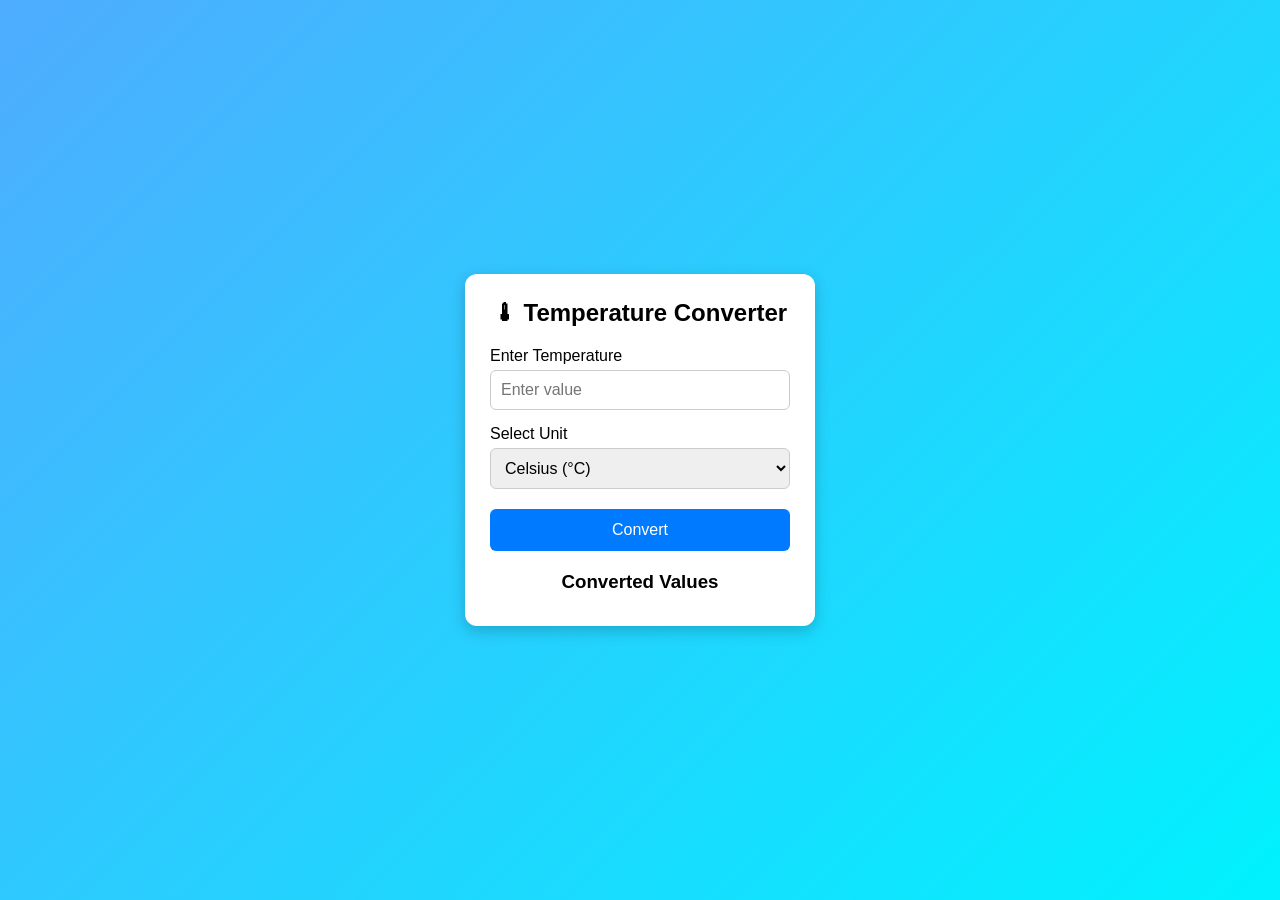
<file: webDev-l3-temperatureconvertor/index.html>
<!DOCTYPE html>
<html lang="en">
<head>
    <meta charset="UTF-8">
    <meta name="viewport" content="width=device-width, initial-scale=1.0">
    <title>Temperature Converter</title>
    <link rel="stylesheet" href="style.css">
</head>
<body>

<div class="container">
    <h2>🌡 Temperature Converter</h2>

    <label>Enter Temperature</label>
    <input type="text" id="tempInput" placeholder="Enter value">

    <label>Select Unit</label>
    <select id="unit">
        <option value="C">Celsius (°C)</option>
        <option value="F">Fahrenheit (°F)</option>
        <option value="K">Kelvin (K)</option>
    </select>

    <button onclick="convertTemperature()">Convert</button>

    <p id="error"></p>

    <div class="result">
        <h3>Converted Values</h3>
        <p id="celsius"></p>
        <p id="fahrenheit"></p>
        <p id="kelvin"></p>
    </div>

</div>

<script src="script.js"></script>
</body>
</html>
</file>
<file: webDev-l3-temperatureconvertor/style.css>
*{
    margin:0;
    padding:0;
    box-sizing:border-box;
    font-family:Arial,sans-serif;
}

body{
    height:100vh;
    display:flex;
    justify-content:center;
    align-items:center;
    background:linear-gradient(135deg,#4facfe,#00f2fe);
}

.container{
    width:350px;
    background:white;
    padding:25px;
    border-radius:12px;
    box-shadow:0 5px 15px rgba(0,0,0,0.2);
    text-align:center;
}

h2{
    margin-bottom:20px;
}

label{
    display:block;
    margin-top:15px;
    margin-bottom:5px;
    text-align:left;
}

input,select{
    width:100%;
    padding:10px;
    border:1px solid #ccc;
    border-radius:6px;
    font-size:16px;
}

button{
    width:100%;
    margin-top:20px;
    padding:12px;
    border:none;
    background:#007bff;
    color:white;
    font-size:16px;
    border-radius:6px;
    cursor:pointer;
}

button:hover{
    background:#0056b3;
}

.result{
    margin-top:20px;
}

.result p{
    margin:8px 0;
    font-size:18px;
}

#error{
    color:red;
    margin-top:12px;
}
</file>
